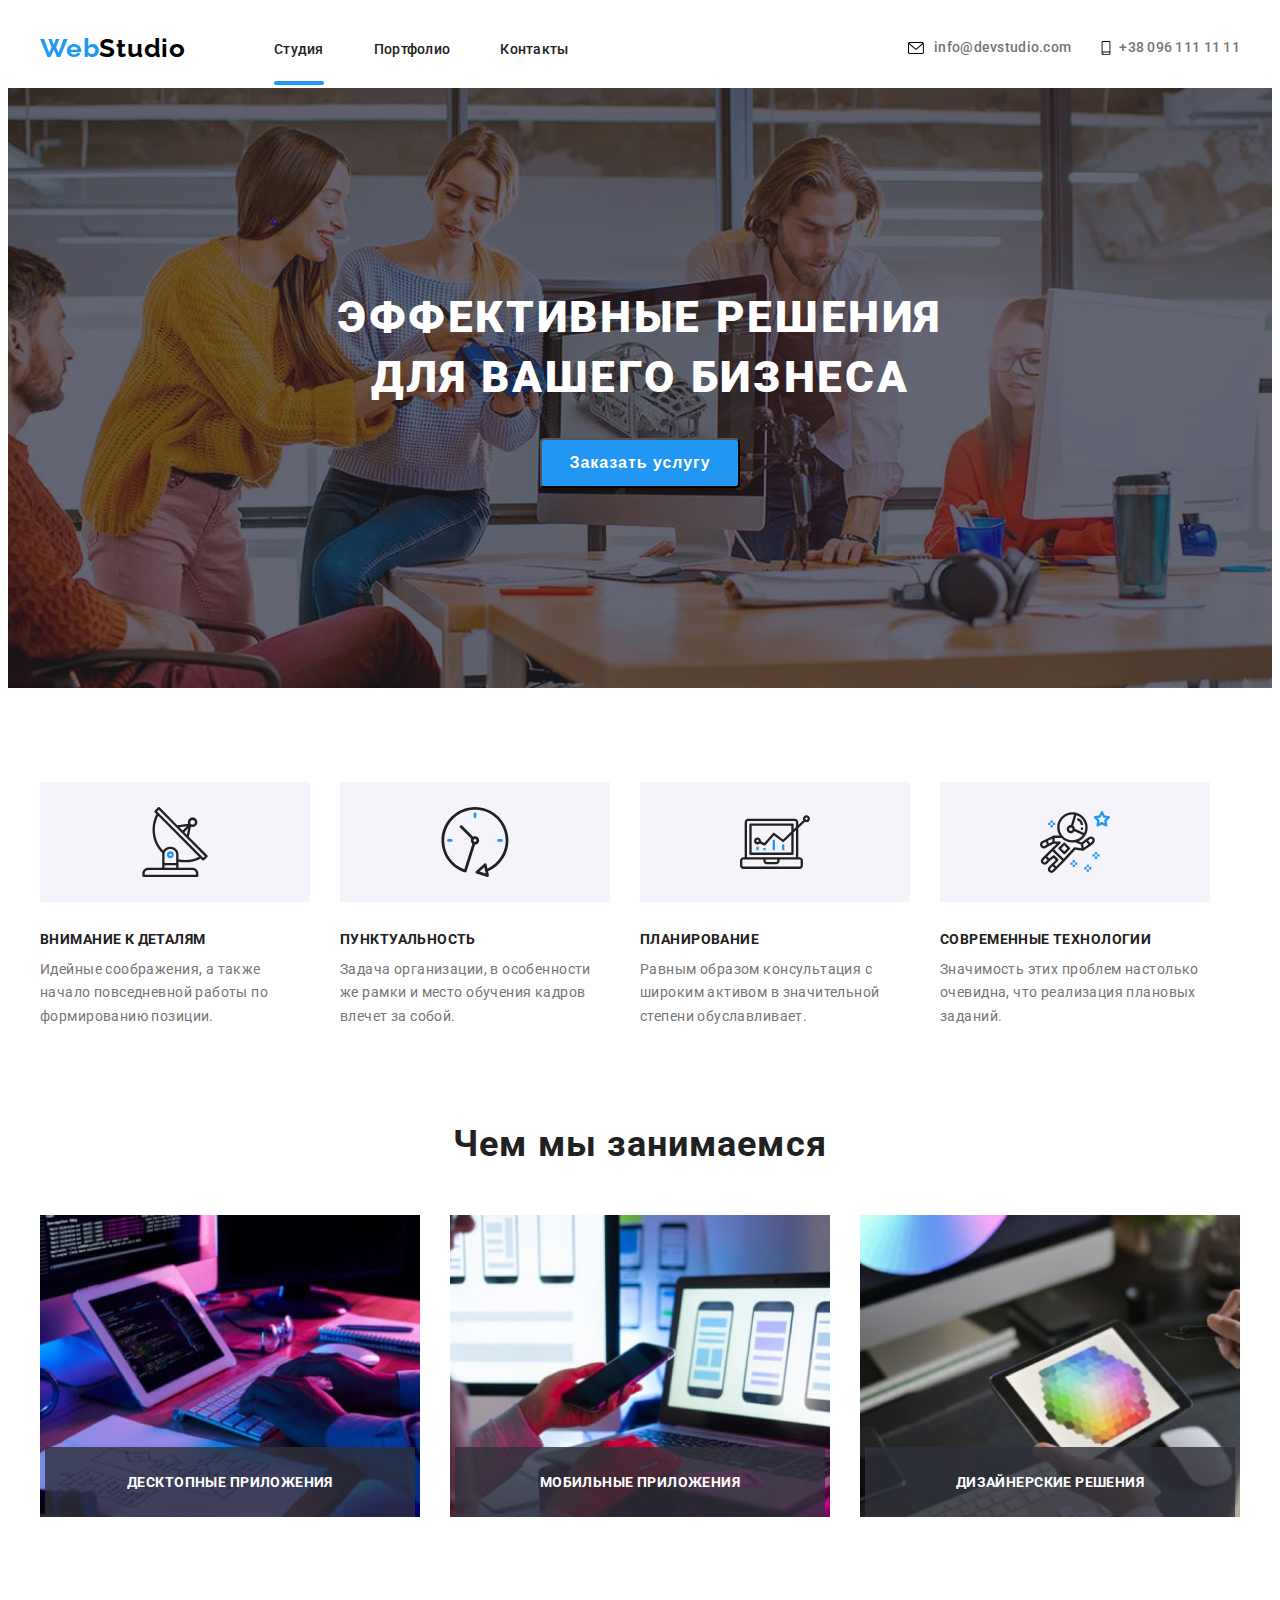
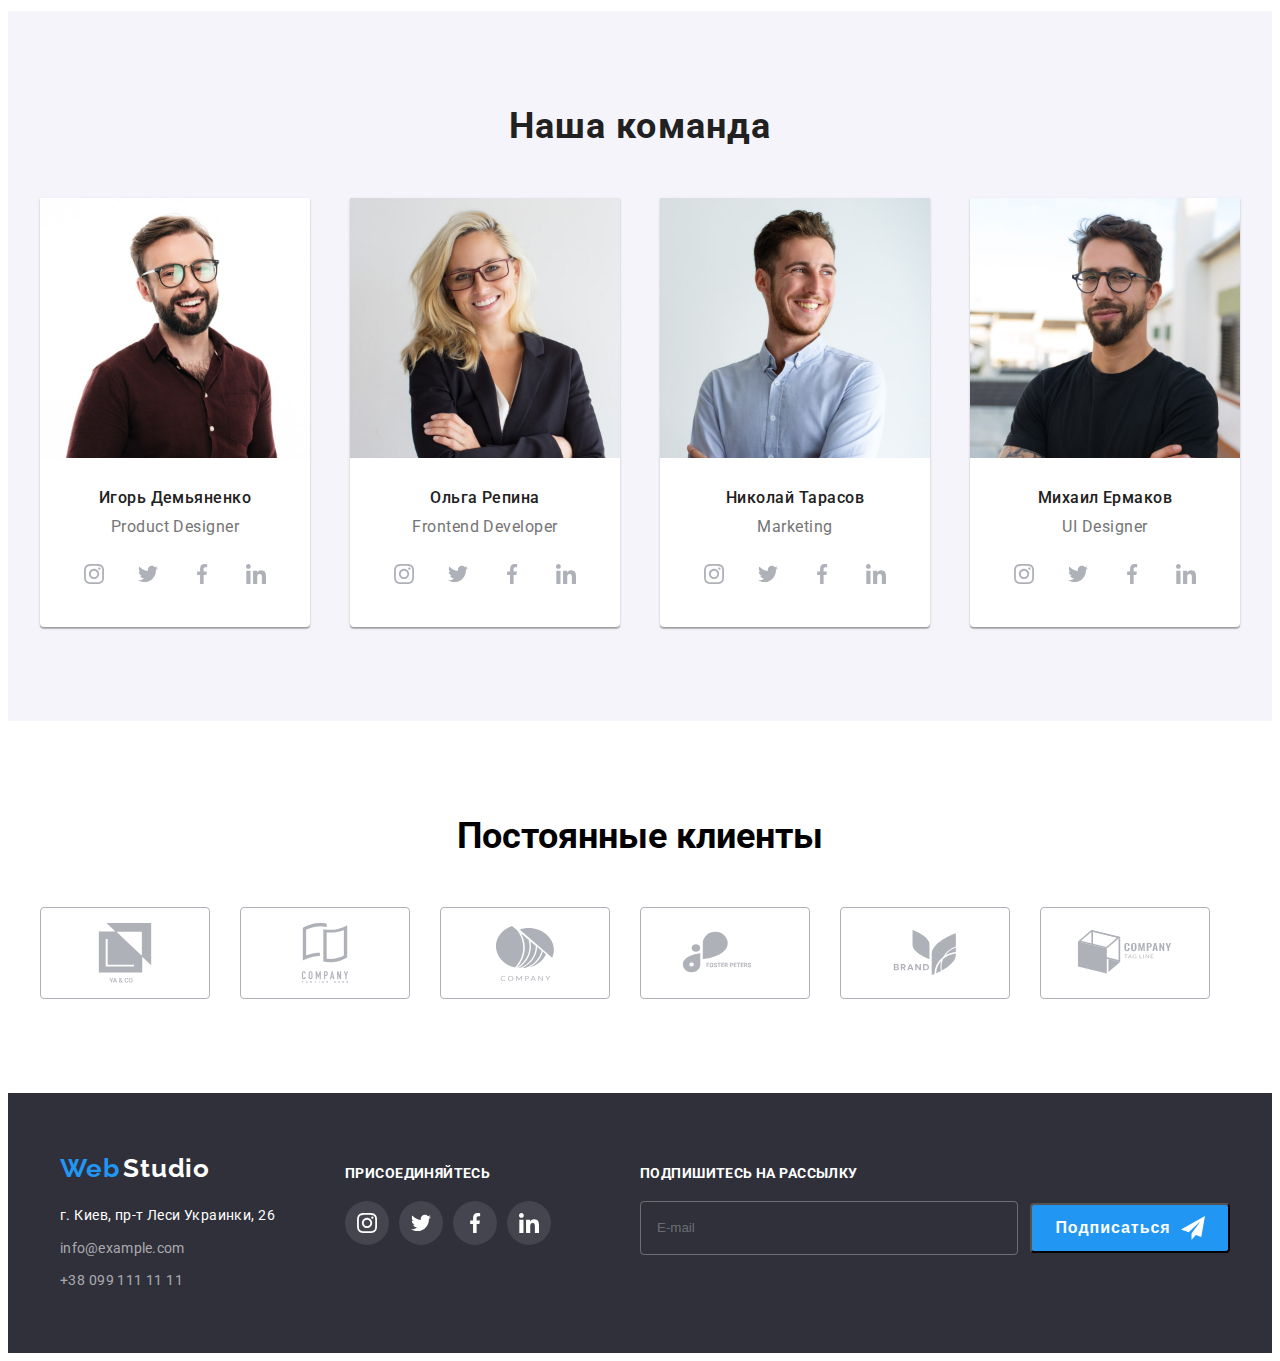
<file: index.html>
<!DOCTYPE html>
<html lang="ru">
<head>
    <meta charset="UTF-8">
    <meta http-equiv="X-UA-Compatible" content="IE=edge">
    <meta name="viewport" content="width=device-width, initial-scale=1.0">
    <title>Document</title>
    <link rel="preconnect" href="https://fonts.googleapis.com">
    <link rel="preconnect" href="https://fonts.gstatic.com" crossorigin>
    <link href="https://fonts.googleapis.com/css2?family=Raleway:wght@700&family=Roboto:wght@400;500;700;900&display=swap"
        rel="stylesheet">
    <link rel="stylesheet" href="https://cdnjs.cloudflare.com/ajax/libs/modern-normalize/1.1.0/modern-normalize.min.css"
        integrity="sha512-wpPYUAdjBVSE4KJnH1VR1HeZfpl1ub8YT/NKx4PuQ5NmX2tKuGu6U/JRp5y+Y8XG2tV+wKQpNHVUX03MfMFn9Q=="
        crossorigin="anonymous" referrerpolicy="no-referrer" />
    <link rel="stylesheet" href="https://cdnjs.cloudflare.com/ajax/libs/animate.css/4.1.1/animate.min.css" />
    <link rel="stylesheet" href="./css/main.min.css">
</head>
<body>
    <!------------------HEADER------------------>
<header class="header">
    <div class="conteiner">
        <div class="header__conteiner">
        <nav class="header__nav">
            <a class="link header__logo animate__animated animate__bounce" href="/" class="header-logo">
                Web <span>Studio</span>
            </a>
            <ul class="list header__menu">
                <li class="header__item "><a class="link header__link current active" href="./index.html">Студия</a></li>
                <li class="header__item"><a class="link header__link" href="./porfolio.html">Портфолио</a></li>
                <li class="header__item"><a class="link header__link" href="">Контакты</a></li>
            </ul>
        </nav>      
            <ul class="list header__contact">
            <li class="header__itemm">      
                 <a class="link header__mail" href="mailto:info@devstudio.com">
                    <svg class="header__icon-mail" width="16" height="12">
                        <use href="./images/icons.svg#icon-envelope" ></use>
                    </svg>
                    info@devstudio.com
            </a>
        </li>
            <li class="header__itemm">
                <a class="link header__tel" href="tel:+380961111111">
                    <svg class="header__icon-tel" width="10" height="16">
                        <use class="icon-tel" href="./images/icons.svg#icon-smartphone" ></use>
                    </svg>
                    +38 096 111 11 11
                </a>
            </li>
            </ul>
        </div>
        <!------------------MENU-MOB------------------>
        <div class="menu-mob">
            <button type="button" class="menu-mob__open-btn" data-menu-open>
            <svg class="menu-mob_open-icon" width="40" height="40">
                    <use href="./images/icons.svg#icon-menu"></use>
            </svg>
            </button>

        </div>
                </div>
                <div class="conteiner">
                    <div class="window-menu is-hidden" data-menu>
                        <button type="button" class="window-menu__close-btn" data-menu-close>
                            <svg class="window-menu__close-icon" width="40" height="40">
                                <use href="./images/icons.svg#icon-close-menu"></use>
                            </svg>
                        </button>
                        <ul class="list window-menu__list">
                            <li class="window-menu__item "><a class="window-menu__link" href="#">Студия</a></li>
                            <li class="window-menu__item "><a class="window-menu__link" href="./porfolio.html">Портфолио</a></li>
                            <li class="window-menu__item "><a class="window-menu__link" href="">Контакты</a></li>
                        </ul>
                        <ul class="list mob-conecot_list">
                            <li class="mob-conecot__item">
                            <li class="mob-conecot__item">
                                <a class="link mob-conecot__tel" href="tel:+380961111111">
                                    +38 096 111 11 11
                                </a>
                            </li>
                            <a class="link mob-conecot__mail" href="mailto:info@devstudio.com">
                                info@devstudio.com
                            </a>
                            </li>
                        </ul>
                        <div class="mob-social">
                            <ul class="list mob-social__list">
                                <li class="mob-social__item">
                                    <a href="" class="mob-social__link">Instagram</a>
                                </li>
                                <li class="mob-social__item">
                                    <a href="" class="mob-social__link">Twitter</a>
                                </li>
                                <li class="mob-social__item">
                                    <a href="" class="mob-social__link">Facebook</a>
                                </li>
                                <li class="mob-social__item">
                                    <a href="" class="mob-social__link">LinkedIn</a>
                                </li>
                            </ul>
                        </div>
                </div>
               
    </header>
    <!------------------HERO------------------>
   <main>
        <section class="hero">
            <div class="conteiner">
                <h1 class="hero__title">Эффективные решения для вашего бизнеса</h1>
                <button  class="hero__btn " type="button" data-modal-open >Заказать услугу</button>
            </div>
            

        </section>
    </main>
    <!------------------INFO------------------>
        <section class="info">
                <div class="conteiner">
            <ul class="list info__list">
                
                <li class="info__item">
                    <div class="info__conteiner">
                        <svg class="info__icon-icon" width="70" height="70">
                            <use href="./images/icons.svg#icon-info-1"></use>
                        </svg>
                    </div>
                    <h3 class="info__list-title">Внимание к деталям</h3>
                    <p class="info__list-text">Идейные соображения, а также начало повседневной работы по формированию позиции.</p>
                </li>
                <li class="info__item">
                    <div class="info__conteiner">
                    <svg class="info__icon-icon" width="70" height="70">
                        <use href="./images/icons.svg#icon-info-2"></use>
                    </svg>
                    </div>
                    <h3 class="info__list-title">Пунктуальность</h3>
                    <p class="info__list-text">Задача организации, в особенности же рамки и место обучения кадров влечет за собой.
                    </p>
                </li>
                <li class="info__item">
                    <div class="info__conteiner">
                    <svg class="info__icon-icon" width="70" height="70">
                        <use href="./images/icons.svg#icon-info-3"></use>
                    </svg>
                    </div>
                    <h3 class="info__list-title">Планирование</h3>
                    <p class="info__list-text">Равным образом консультация с широким активом в значительной степени обуславливает.
                    </p>
                </li>
                <li class="info__item">
                    <div class="info__conteiner">
                    <svg class="info__icon-list" width="70" height="70">
                        <use href="./images/icons.svg#icon-info-4"></use>
                    </svg>
                    </div>
                    <h3 class="info__list-title">Современные технологии</h3>
                    <p class="info__list-text">Значимость этих проблем настолько очевидна, что реализация плановых заданий.</p>
                </li>
            </ul> 
            </div>
        </section>
    <!------------------WORK------------------>
    <section class="work">
        <div class="conteiner work__conteiner">
            <h2 class="work__title">Чем мы занимаемся</h2>
            <ul class="list work__list">
                <li class="work__item">
                
                    <img
                    srcset="./images/photo1-desk-1x.jpg 1x,
                    ./images/photo1-desk-2x.jpg 2x"> 
                    <!-- src="./images/photo1-min.jpg" alt="программирование" width="370" height="294"> -->
                        <p class="work__text">Десктопные приложения</p>
                </li>
                <li class="work__item">
                    <img 
                    srcset="./images/photo2-desk-1x.jpg 1x,
                    ./images/photo2-desk-2x.jpg 2x">
                    <!-- src="./images/photo2-min.jpg" alt="синхронизация телефона с пк" width="370" height="294"> -->
                        <p class="work__text">Мобильные приложения</p>
                </li>
                <li class="work__item">
                    <img
                    srcset="./images/photo3-desk-1x.jpg 1x,
                    ./images/photo3-desk-2x.jpg 2x">
                    <!-- src="./images/photo3-min.jpg" alt="рисование в программе" width="370" height="294"> -->
                        <p class="work__text">Дизайнерские решения</p>
                </li>
            </ul>
        </div>
               
    </section> 
    <!------------------TEAM------------------>
    <section class="team">
        <div class="conteiner">
            <h2 class="team__title">Наша команда</h2>
            <ul class="list team__list">
            
                <li class="team__item">
                    <img 
                    srcset="./images/person1-desk-1x.jpg 1x,
                    ./images/person1-desk-2x.jpg  2x"
                    src="./images/person1-min.jpg" alt="преподаватель" width="270" height="260">
                    <div class="team__conteiner">
                    <h3 class="team__name">Игорь Демьяненко</h3>
                    <p class="team__text" lang="en">Product Designer</p>
                    <ul class="list team__social-list">
                        <li class="team__social-item">
                            <a href="" class="team__social-link">
                                <svg class="team__social-icon">
                                    <use href="./images/icons.svg#icon-instagram"></use>
                                </svg>
                            </a>
                        </li>
                        <li class="team__social-item">
                            <a href="" class="team__social-link">
                                <svg class="team__social-icon">
                                    <use href="./images/icons.svg#icon-twitter">                                        
                                    </use>
                                </svg>
                            </a>
                        </li>
                        <li class="team__social-item">
                            <a href="" class="team__social-link">
                                <svg class="team__social-icon">
                                    <use href="./images/icons.svg#icon-facebook" ></use>
                                </svg>
                            </a>
                        </li>
                        <li class="team__social-item">
                            <a href="" class="team__social-link">
                                <svg class="team__social-icon">
                                    <use href="./images/icons.svg#icon-linkedin" ></use>
                                </svg>
                            </a>
                        </li>
                    </ul>
                </div>
                </li>
                <li class="team__item">
                    <img
                    srcset="./images/person2-desk-1x.jpg 1x,
                    ./images/person2-desk-2x.jpg  2x"
                    src="./images/person2-min.jpg" alt="преподаватель" width="270" height="260">
                    <div class="team__conteiner">
                    <h3 class="team__name">Ольга Репина</h3>
                    <p class="team__text" lang="en">Frontend Developer</p>
                    <ul class="list team__social-list">
                        <li class="team__social-item">
                            <a href="" class="team__social-link">
                                <svg class="team__social-icon">
                                    <use href="./images/icons.svg#icon-instagram"></use>
                                </svg>
                            </a>
                        </li>
                        <li class="team__social-item">
                            <a href="" class="team__social-link">
                                <svg class="team__social-icon">
                                    <use href="./images/icons.svg#icon-twitter" ">
                                    </use>
                                </svg>
                            </a>
                        </li>
                        <li class="team__social-item">
                            <a href="" class="team__social-link">
                                <svg class="team__social-icon">
                                    <use href="./images/icons.svg#icon-facebook" "></use>
                                </svg>
                            </a>
                        </li>
                        <li class="team__social-item">
                            <a href="" class="team__social-link">
                                <svg class="team__social-icon">
                                    <use href="./images/icons.svg#icon-linkedin"></use>
                                </svg>
                            </a>
                        </li>
                    </ul>
                    </div>
                </li>
                <li class="team__item">
                    <img
                    srcset="./images/person3-desk-1x.jpg 1x,
                    ./images/person3-desk-2x.jpg  2x"
                     src="./images/person3-min.jpg" alt="преподаватель" width="270" height="260">
                    <div class="team__conteiner">
                    <h3 class="team__name">Николай Тарасов</h3>
                    <p class="team__text" lang="en">Marketing</p>
                    <ul class="list team__social-list">
                        <li class="team__social-item">
                            <a href="" class="team__social-link">
                                <svg class="team__social-icon">
                                    <use href="./images/icons.svg#icon-instagram" ></use>
                                </svg>
                            </a>
                        </li>
                        <li class="team__social-item">
                            <a href="" class="team__social-link">
                                <svg class="team__social-icon">
                                    <use href="./images/icons.svg#icon-twitter" >
                                    </use>
                                </svg>
                            </a>
                        </li>
                        <li class="team__social-item">
                            <a href="" class="team__social-link">
                                <svg class="team__social-icon">
                                    <use href="./images/icons.svg#icon-facebook" ></use>
                                </svg>
                            </a>
                        </li>
                        <li class="team__social-item">
                            <a href="" class="team__social-link">
                                <svg class="team__social-icon">
                                    <use href="./images/icons.svg#icon-linkedin"></use>
                                </svg>
                            </a>
                        </li>
                    </ul>
                    </div>
                </li>
                <li class="team__item">
                    <img
                    srcset="./images/person4-desk-1x.jpg 1x,
                    ./images/person4-desk-2x.jpg  2x"
                    src="./images/person4-min.jpg" alt="преподаватель" width="270" height="260">
                    <div class="team__conteiner">
                    <h3 class="team__name">Михаил Ермаков</h3>
                    <p class="team__text" lang="en">UI Designer</p>
                    <ul class="list team__social-list">
                        <li class="team__social-item">
                            <a href="" class="team__social-link">
                                <svg class="team__social-icon">
                                    <use href="./images/icons.svg#icon-instagram"></use>
                                </svg>
                            </a>
                        </li>
                        <li class="team__social-item">
                            <a href="" class="team__social-link">
                                <svg class="team__social-icon">
                                    <use href="./images/icons.svg#icon-twitter">
                                    </use>
                                </svg>
                            </a>
                        </li>
                        <li class="team__social-item">
                            <a href="" class="team__social-link">
                                <svg class="team__social-icon">
                                    <use href="./images/icons.svg#icon-facebook" ></use>
                                </svg>
                            </a>
                        </li>
                        <li class="team__social-item">
                            <a href="" class="team__social-link">
                                <svg class="team__social-icon">
                                    <use href="./images/icons.svg#icon-linkedin"></use>
                                </svg>
                            </a>
                        </li>
                    </ul>
                    </div>
                </li>
            </ul>
         </div>
</section>
<!------------------CUSTOMER------------------>
        <section class="customer">
            <div class="conteiner">
            <h2 class="customer__titel">Постоянные клиенты</h2>
            <ul class="list customer__list">
                <li class="customer__item">
                    <a class="customer__link" href="">
                        <svg class="customer__link-icon" width="106" height="60">
                            <use class="customer__icon" href="./images/icons.svg#icon-clients-1"></use>
                        </svg>
                    </a>
                </li>
                <li class="customer__item">
                    <a class="customer__link" href="">
                        <svg class="customer__link-icon" width="106" height="60">
                            <use class="customer__icon" href="./images/icons.svg#icon-clients-2"></use>
                        </svg>
                    </a>
                </li>
                <li class="customer__item">
                    <a class="customer__link" href="">
                        <svg class="customer__link-icon" width="106" height="60">
                            <use class="customer__icon" href="./images/icons.svg#icon-clients-3"></use>
                        </svg>
                    </a>
                </li>
                <li class="customer__item">
                    <a class="customer__link" href="">
                        <svg class="customer__link-icon" width="106" height="60">
                            <use class="customer__icon" href="./images/icons.svg#icon-clients-4"></use>
                        </svg>
                    </a>
                </li>
                <li class="customer__item">
                    <a class="customer__link" href="">
                        <svg class="customer__link-icon" width="106" height="60">
                            <use class="customer__icon" href="./images/icons.svg#icon-clients-5"></use>
                        </svg>
                    </a>
                </li>
                <li class="customer__item">
                    <a class="customer__link" href="">
                        <svg class="customer__link-icon" width="106" height="60">
                            <use class="customer__icon" href="./images/icons.svg#icon-clients-6" width="106px" height="60px" ></use>
                        </svg>
                    </a>
                </li>
            </ul>
            </div>
        </section>
    <!------------------FOOTER------------------>
    <footer class="footer">
        <div class="conteiner footer__conteiner">
            <div class="footer__conteiner-wrap">
            <address class="address">
                <ul class="list address__list">
                    <a class="link address__logo" href="/">
                        <span lang="en" class="address__logo-web">Web</span>
                        <span lang="en" class="address__logo-studio">Studio</span>
                    </a>
                    <li class="address__item">
                        <a class="link address__home" href="https://goo.gl/maps/559JVEKqnvfDjo5R9" target="_blank"
                            rel="noopener noreferrer">
                            г. Киев, пр-т Леси Украинки, 26</a>
                    </li>
                    <li class="address__item address__mail">
                        <a class="link address__mail" href="mailto:info@example.com">info@example.com</a>
                    </li>
                    <li class="address__item address__tel">
                        <a class="link address__tel" href=tel:+380991111111">+38 099 111 11 11</a>
                    </li>
                </ul>
        
            </address>
            <div class="footer-social">
                <h3 class="footer-social__icon-titel">присоединяйтесь</h3>
                <ul class="footer-social__icon-list">
                    <li class="footer-social__item">
                        <a href="" class="footer-social__link">
                            <svg class="footer-social__icon">
                                <use href="./images/icons.svg#icon-instagram"></use>
                            </svg>
                        </a>
                    </li>
                    <li class="footer-social__item">
                        <a href="" class="footer-social__link">
                            <svg class="footer-social__icon">
                                <use href="./images/icons.svg#icon-twitter">
                                </use>
                            </svg>
                        </a>
                    </li>
                    <li class="footer-social__item">
                        <a href="" class="footer-social__link">
                            <svg class="footer-social__icon">
                                <use href="./images/icons.svg#icon-facebook"></use>
                            </svg>
                        </a>
                    </li>
                    <li class="footer-social__item">
                        <a href="" class="footer-social__link">
                            <svg class="footer-social__icon">
                                <use href="./images/icons.svg#icon-linkedin"></use>
                            </svg>
                        </a>
                    </li>
                </ul>
            </div>
            </div>
            <div class="subscribe">
                <p class="subscribe__titel">Подпишитесь на рассылку</p>
                <form action="#" class="subscribe__form"></form>
                <div class="subscribe__wrap">
                <input type="email" class="subscribe__input"  name="online-email" placeholder="E-mail">
                <button type="submit" class="subscribe__btn">Подписаться 
                    <svg class="subscribe__icon">
                        <use href="./images/icons.svg#icon-send"></use>
                    </svg>
                </button>
                </div>
            </div>
        </div>
        
    </footer>
    <!------------------MODAL------------------>
    <div class="modal is-hidden" data-modal>
        <div class="modal__oupen">
        <button type="button" class="modal__close" data-modal-close>
            <svg class="modal__icon" >
                <use href="./images/icons.svg#icon-vector"></use>
            </svg>
        </button>
        <p class="modal__titel">Оставьте свои данные, мы вам перезвоним</p>
        <form action="#" class="modal__form">
            <div class="modal__data">
                <label for="online-name" class="modal__label">Имя</label>
                <div class="input__wrap">
                <input id="online-name" type="text" class="modal__input" name="online-name" required>
                <svg class="modal__input-ico" width="18" height="18">
                    <use href="./images/icons.svg#icon-person"></use>
                </svg>
                </div>
            </div>
            <div class="modal__data">
                <label for="online-tel" class="modal__label">Телефон</label>
                <div class="input__wrap">
                <input id="online-tel" type="tel" class="modal__input" name="online-tel" required>
                <svg class="modal__input-ico" width="18" height="18">
                    <use href="./images/icons.svg#icon-phone"></use>
                </svg>
                </div>
            </div>
            <div class="moda__data">
                <label for="online-email" class="modal__label">Почта</label>
                <div class="input__wrap">
                <input id="online-email" type="email" class="modal__input" name="online-email" required>
                <svg class="modal__input-ico" width="18" height="18">
                    <use href="./images/icons.svg#icon-email"></use>
                </svg>
                </div>
            </div>
            <div class="modal__data">
                <label for="online-text" class="modal__label">Комментарий</label>
                <textarea id="online-text" class="modal__form-text" name="online-text"></textarea>
            </div>
            <div class="check">
                <input type="checkbox" name="policy" id="policy" class="check__policy visually-hidden">
                <label for="policy" class="check__text" >Соглашаюсь с рассылкой и принимаю
                    <a href="" class="check__text-item">Условия договора</a>
                    </label>
                
            </div>

            <button type="submit" class="modal__data-btn">Отправить</button>
            
        </form>
    </div>
        
    </div>
    <script src="./js/modal.js"></script>
    <script src="./js/menu.js"></script>
</body>
</html>
</file>
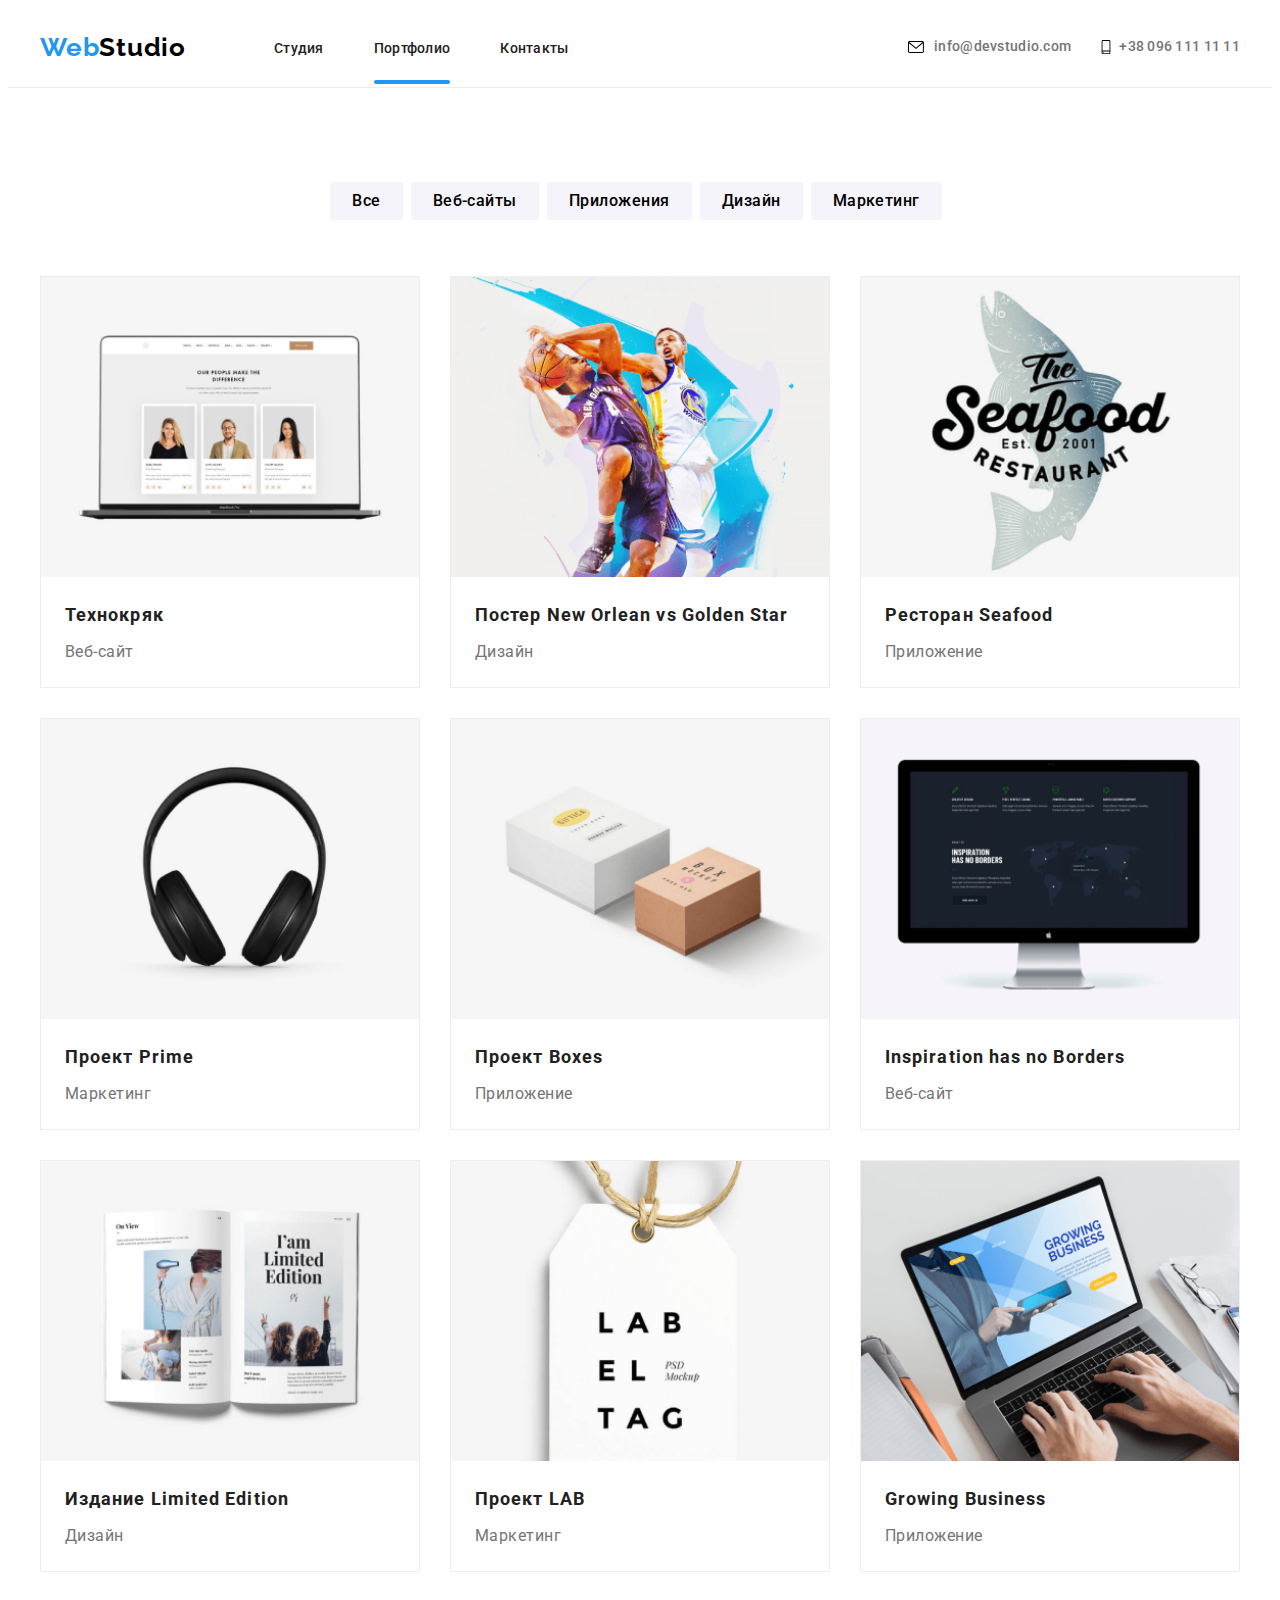
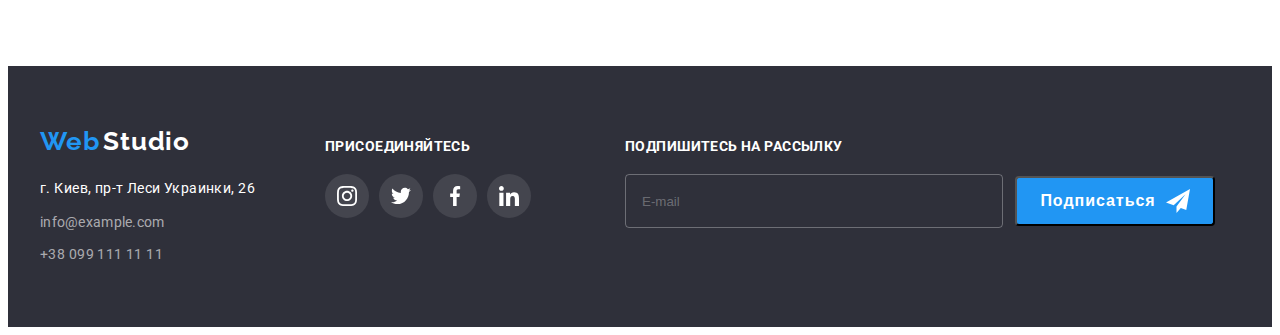
<file: porfolio.html>
<!DOCTYPE html>
<html lang="ru">
<head>
    <meta charset="UTF-8">
    <meta http-equiv="X-UA-Compatible" content="IE=edge">
    <meta name="viewport" content="width=device-width, initial-scale=1.0">
    <title>Document</title>
    <link rel="preconnect" href="https://fonts.googleapis.com">
    <link rel="preconnect" href="https://fonts.gstatic.com" crossorigin>
    <link href="https://fonts.googleapis.com/css2?family=Raleway:wght@700&family=Roboto:wght@400;500;700;900&display=swap"
        rel="stylesheet">
        <link rel="stylesheet" href="https://cdnjs.cloudflare.com/ajax/libs/modern-normalize/1.1.0/modern-normalize.min.css"
            integrity="sha512-wpPYUAdjBVSE4KJnH1VR1HeZfpl1ub8YT/NKx4PuQ5NmX2tKuGu6U/JRp5y+Y8XG2tV+wKQpNHVUX03MfMFn9Q=="
            crossorigin="anonymous" referrerpolicy="no-referrer" />
            <link rel="stylesheet" href="https://cdnjs.cloudflare.com/ajax/libs/animate.css/4.1.1/animate.min.css" />
    <link rel="stylesheet" href="./css/portfolio.min.css">
</head>
    <!------------------HEADER------------------>
    <header class="header">
        <div class="conteiner">
            <div class="header__conteiner">
                <nav class="header__nav">
                    <a class="link header__logo animate__animated animate__bounce" href="/" class="header-logo">
                        Web <span>Studio</span>
                    </a>
                    <ul class="list header__menu">
                        <li class="header__item "><a class="link header__link " href="./index.html">Студия</a>
                        </li>
                        <li class="header__item"><a class="link header__link current active" href="./porfolio.html">Портфолио</a></li>
                        <li class="header__item"><a class="link header__link" href="">Контакты</a></li>
                    </ul>
                </nav>
                <ul class="list header__contact">
                    <li class="header__itemm">
                        <a class="link header__mail" href="mailto:info@devstudio.com">
                            <svg class="header__icon-mail" width="16" height="12">
                                <use href="./images/icons.svg#icon-envelope"></use>
                            </svg>
                            info@devstudio.com
                        </a>
                    </li>
                    <li class="header__itemm">
                        <a class="link header__tel" href="tel:+380961111111">
                            <svg class="header__icon-tel" width="10" height="16">
                                <use class="icon-tel" href="./images/icons.svg#icon-smartphone"></use>
                            </svg>
                            +38 096 111 11 11
                        </a>
                    </li>
                </ul>
            </div>
            <!------------------MENU-MOB------------------>
            <div class="menu-mob">
                <button type="button" class="menu-mob__open-btn" data-menu-open>
                    <svg class="menu-mob_open-icon" width="40" height="40">
                        <use href="./images/icons.svg#icon-menu"></use>
                    </svg>
                </button>
            </div>
        </div>
          
            </div>
            <div class="window-menu is-hidden" data-menu>
                <button type="button" class="window-menu__close-btn" data-menu-close>
                    <svg class="window-menu__close-icon" width="40" height="40">
                        <use href="./images/icons.svg#icon-close-menu"></use>
                    </svg>
                </button>
                <ul class="list window-menu__list">
                    <li class="window-menu__item "><a class="window-menu__link" href="./index.html">Студия</a></li>
                    <li class="window-menu__item "><a class="window-menu__link" href="#">Портфолио</a></li>
                    <li class="window-menu__item "><a class="window-menu__link" href="">Контакты</a></li>
                </ul>
                <ul class="list mob-conecot_list">
                    <li class="mob-conecot__item">
                    <li class="mob-conecot__item">
                        <a class="link mob-conecot__tel" href="tel:+380961111111">
                            +38 096 111 11 11
                        </a>
                    </li>
                    <a class="link mob-conecot__mail" href="mailto:info@devstudio.com">
                        info@devstudio.com
                    </a>
                    </li>
                </ul>
                <div class="mob-social">
                    <ul class="list mob-social__list">
                        <li class="mob-social__item">
                            <a href="" class="mob-social__link">Instagram</a>
                        </li>
                        <li class="mob-social__item">
                            <a href="" class="mob-social__link">Twitter</a>
                        </li>
                        <li class="mob-social__item">
                            <a href="" class="mob-social__link">Facebook</a>
                        </li>
                        <li class="mob-social__item">
                            <a href="" class="mob-social__link">LinkedIn</a>
                        </li>
                    </ul>
                </div>
    </header>
<section class="button">
<main>
<section class="portfolio">
    <div class="conteiner">
    <ul class="list portfolio-list-btn">
        <li class="portfolio-btn">
            <button class="button-menu" type="button">Все</button>
        </li>
        <li class="portfolio-btn">
            <button class="button-menu" type="button">Веб-сайты</button>
        </li>
        <li class="portfolio-btn">
            <button class="button-menu" type="button">Приложения</button>
        </li>
        <li class="portfolio-btn">
            <button class="button-menu" type="button">Дизайн</button>
        </li>
        <li class="portfolio-btn">
            <button class="button-menu" type="button">Маркетинг</button>
        </li>
    </ul>
    <ul class="list portfolio-list">
        <li class="portfolio-item">
            <div class="portfolio-hover">
            <img src="./images/job1-desk-1x.png" alt="веб-сайт" width="370" height="294">
            <p class="portfolio-hover-text">Технокряк это современная площадка распространения коронавируса. Компании используют эту платформу для цифрового
            шпионажа и атак на защищённые сервера конкурентов.</p>
            </div>
            <div class="portfolio-conteiner">
                <h3 class="portfolio-title">Технокряк</h3>
                <p class="portfolio-per">Веб-сайт</p>
            </div>
        </li>
        <li class="portfolio-item">
            <img src="./images/job2-desk-1x.png" alt="Дизайн" width="370" height="294">
            <div class="portfolio-conteiner">
                <h3 class="portfolio-title" lang="en">Постер New Orlean vs Golden Star</h3>
                <p class="portfolio-per">Дизайн</p>
            </div>
        </li>
        <li class="portfolio-item">
            <img  src="./images/job3-desk-1x.png" alt="ресторан" width="370" height="294">
            <div class="portfolio-conteiner">
                <h3 class="portfolio-title" lang="en">Ресторан Seafood</h3>
                <p class="portfolio-per">Приложение</p>
            </div>
        </li>
        <li class="portfolio-item">
            <img src="./images/job4-desk-1x.png" alt="проект" width="370" height="294">
            <div class="portfolio-conteiner"><h3 class="portfolio-title" lang="en">Проект Prime</h3>
            <p class="portfolio-per">Маркетинг</p></div>            
        </li>
        <li class="portfolio-item">
            <img src="./images/job5-desk-1x.png" alt="проект" width="370" height="294">
            <div class="portfolio-conteiner">
                <h3 class="portfolio-title" lang="en">Проект Boxes</h3>
                <p class="portfolio-per">Приложение</p>
            </div>
            
        </li>
        <li class="portfolio-item">
            <img src="./images/job6-desk-1x.png" alt="веб-сайт" width="370" height="294">
            <div class="portfolio-conteiner">
                <h3 class="portfolio-title" lang="en">Inspiration has no Borders</h3>
                <p class="portfolio-per">Веб-сайт</p>
        </div>
            
        </li>
        <li class="portfolio-item">
            <img src="./images/job7-desk-1x.png" alt="издание" width="370" height="294">
            <div class="portfolio-conteiner">
                <h3 class="portfolio-title" lang="en">Издание Limited Edition</h3>
                <p class="portfolio-per">Дизайн</p>
            </div>
            
        </li>
        <li class="portfolio-item">
            <img src="./images/job8-desk-1x.png" alt="проект" width="370" height="294">
            <div class="portfolio-conteiner">
                <h3 class="portfolio-title" lang="en">Проект LAB</h3>
                <p class="portfolio-per">Маркетинг</p>
            </div>
            
        </li>
        <li class="portfolio-item">
            <img src="./images/job9-desk-1x.png" alt="приложение" width="370" height="294">
            <div class="portfolio-conteiner">
                <h3 class="portfolio-title" lang="en">Growing Business</h3>
                <p class="portfolio-per">Приложение</p>
            </div>
            
        </li>
    </ul>
    </div>
</section>
</main>

    <!------------------FOOTER------------------>
    <footer class="footer">
        <div class="conteiner footer__conteiner">
            <div class="footer__conteiner-wrap">
                <address class="address">
                    <ul class="list address__list">
                        <a class="link address__logo" href="/">
                            <span lang="en" class="address__logo-web">Web</span>
                            <span lang="en" class="address__logo-studio">Studio</span>
                        </a>
                        <li class="address__item">
                            <a class="link address__home" href="https://goo.gl/maps/559JVEKqnvfDjo5R9" target="_blank"
                                rel="noopener noreferrer">
                                г. Киев, пр-т Леси Украинки, 26</a>
                        </li>
                        <li class="address__item address__mail">
                            <a class="link address__mail" href="mailto:info@example.com">info@example.com</a>
                        </li>
                        <li class="address__item address__tel">
                            <a class="link address__tel" href=tel:+380991111111">+38 099 111 11 11</a>
                        </li>
                    </ul>
    
                </address>
                <div class="footer-social">
                    <h3 class="footer-social__icon-titel">присоединяйтесь</h3>
                    <ul class="footer-social__icon-list">
                        <li class="footer-social__item">
                            <a href="" class="footer-social__link">
                                <svg class="footer-social__icon">
                                    <use href="./images/icons.svg#icon-instagram"></use>
                                </svg>
                            </a>
                        </li>
                        <li class="footer-social__item">
                            <a href="" class="footer-social__link">
                                <svg class="footer-social__icon">
                                    <use href="./images/icons.svg#icon-twitter">
                                    </use>
                                </svg>
                            </a>
                        </li>
                        <li class="footer-social__item">
                            <a href="" class="footer-social__link">
                                <svg class="footer-social__icon">
                                    <use href="./images/icons.svg#icon-facebook"></use>
                                </svg>
                            </a>
                        </li>
                        <li class="footer-social__item">
                            <a href="" class="footer-social__link">
                                <svg class="footer-social__icon">
                                    <use href="./images/icons.svg#icon-linkedin"></use>
                                </svg>
                            </a>
                        </li>
                    </ul>
                </div>
            </div>
            <div class="subscribe">
                <p class="subscribe__titel">Подпишитесь на рассылку</p>
                <form action="#" class="subscribe__form"></form>
                <div class="subscribe__wrap">
                    <input type="email" class="subscribe__input" name="online-email" placeholder="E-mail">
                    <button type="submit" class="subscribe__btn">Подписаться
                        <svg class="subscribe__icon">
                            <use href="./images/icons.svg#icon-send"></use>
                        </svg>
                    </button>
                </div>
            </div>
        </div>
    
    </footer>
    <script src="./js/menu.js"></script>
    </body>
    
    </html>
</file>
<file: css/main.min.css>
p,h1,h2,h3,h4,h5,h6{margin:0}ul{margin:0;padding:0;list-style:none}button{cursor:pointer}img{display:block;width:100%;height:auto}body{font-family:"Roboto", sans-serif}.list{list-style:none}.link{text-decoration:none}.visually-hidden{position:absolute;width:1px;height:1px;margin:-1px;padding:0;overflow:hidden;border:0;clip:rect(0 0 0 0)}.active{color:#2196f3}.is-hidden{opacity:0;pointer-events:none;visibility:hidden}.conteiner{width:100%;padding-left:15px;padding-right:15px;margin-left:auto;margin-right:auto}@media screen and (min-width: 480px){.conteiner{width:480px}}@media screen and (min-width: 768px){.conteiner{width:768px}}@media screen and (min-width: 1200px){.conteiner{width:1200px}}.current{color:#2196f3;position:relative}.current::after{content:"";width:100%;height:4px;border-radius:2px;position:absolute;background-color:#2196f3;left:0;bottom:-28px;transition:background-color 250ms cubic-bezier(0.4, 0, 0.2, 1)}.header{width:100%;padding:10px 0}@media (min-width: 480px){.header .conteiner{position:relative}}@media (min-width: 768px){.header{padding:21px 0}}@media (min-width: 1200px){.header{padding:25px 0 24px 0}}.header__conteiner{display:flex;align-items:center}.header__nav{display:flex;align-items:center}.header__contact{display:none}@media (min-width: 768px){.header__contact{display:block;padding-left:84px;margin-right:0}}@media (min-width: 1200px){.header__contact{padding-left:0}}@media (min-width: 1200px){.header__contact{display:flex;align-items:center;margin-left:auto}}.header__menu{display:none}@media (min-width: 768px){.header__menu{display:flex}}.header .header__item:last-child{margin-right:0}.header__logo{margin-right:93px;font-family:"Raleway", sans-serif;font-style:normal;font-weight:bold;font-size:24px;line-height:1.16;letter-spacing:0.03em;color:#2196f3}@media (min-width: 768px){.header__logo{margin-right:88px;display:flex}}@media (min-width: 1200px){.header__logo{font-size:26px;line-height:1.19}}.header__logo span{color:#000000}.header__item:not(:last-child){margin-right:50px}.header__link{font-weight:500;font-size:14px;line-height:1.33;letter-spacing:0.02em;color:#212121;transition:color 250ms cubic-bezier(0.4, 0, 0.2, 1)}.header .header__link:focus,.header__link:hover{color:#2196f3}.header__mail{font-weight:500;font-size:12px;line-height:1.17;letter-spacing:0.02em;color:#757575;display:flex;justify-self:center;align-items:center;text-align:center;transition:color 250ms cubic-bezier(0.4, 0, 0.2, 1)}@media (min-width: 768px){.header__mail{margin-bottom:10px}}@media (min-width: 1200px){.header__mail{margin-bottom:0;font-size:14px;line-height:1.14}}.header__icon-mail{width:14px;height:10px;transition:fill 250ms cubic-bezier(0.4, 0, 0.2, 1);margin-right:8px}@media (min-width: 1200px){.header__icon-mail{margin-right:10px;width:16px;height:12px}}.header__mail:hover,.header__mail:focus{color:#2196f3}.header__mail:focus .header__icon-mail,.header__mail:hover .header__icon-mail{fill:#2196f3}.header__tel{font-weight:500;font-size:12px;line-height:1.17;letter-spacing:0.02em;color:#757575;display:flex;justify-self:center;align-items:center;text-align:center;transition:color 250ms cubic-bezier(0.4, 0, 0.2, 1)}@media (min-width: 768px){.header__tel{margin-right:0}}@media (min-width: 1200px){.header__tel{font-size:14px;line-height:1.14}}.header__tel:focus,.header__tel:hover{color:#2196f3}.header__tel:hover .header__icon-tel,.header__tel:focus .header__icon-tel{fill:#2196f3}.header__icon-tel{width:10px;height:14px;margin-right:8px;display:flex;align-items:center;justify-self:center;transition:fill 250ms cubic-bezier(0.4, 0, 0.2, 1)}@media (min-width: 1200px){.header__icon-tel :last-child{margin-right:10px;width:10px;height:16px}}.header__icon-mail:last-child{margin-right:10px}.menu-mob_open-icon{display:block;margin:0}@media (min-width: 768px){.menu-mob_open-icon{display:none}}.menu-mob_open-icon:hover,.menu-mob_open-icon:focus{fill:#2196f3}.window-menu__close-icon{display:flex;align-items:center;justify-self:center}.window-menu__close-icon:hover,.window-menu__close-icon:focus{fill:#2196f3}.menu-mob__open-btn{position:absolute;display:flex;right:10px;top:-6px;margin-right:auto;height:40px;width:40px;background-color:transparent;cursor:pointer;border:none;outline:none}@media (min-width: 768px){.menu-mob__open-btn{display:none}}.window-menu{position:fixed;z-index:100;background-color:#fff;top:0;left:0;width:100vw;height:100vh;padding:10px 15px}.window-menu__list{padding-top:48px}.window-menu__close-btn{position:absolute;background-color:#fff;display:block;right:15px;top:10px;width:40px;height:40px}.window-menu__close-btn{width:30px;height:30px;background-color:transparent;cursor:pointer;border:none;outline:none;margin-right:15px}.window-menu__item:not(:last-child){margin-bottom:32px}.window-menu__link{text-decoration:none;font-weight:500;font-size:40px;line-height:1.17;text-align:center;letter-spacing:0.02em;color:#212121;margin-bottom:32px}.window-menu__link:hover,.window-menu__link:focus{color:#2196f3}.mob-conecot_list{bottom:134px}.mob-conecot__tel{margin-bottom:32px;display:block;font-weight:500;font-size:33px;line-height:1.17;letter-spacing:0.02em;color:#2196f3}@media (min-width: 480px){.mob-conecot__tel{font-size:34px}}.mob-conecot__mail{display:block;font-weight:500;font-size:24px;line-height:28px;letter-spacing:0.02em;color:#757575}.window-menu{transform:translate(0);transition:transform 250ms cubic-bezier(0.4, 0, 0.2, 1);margin:0 auto;padding-left:15px;padding-right:15px;width:450px;height:100vh;width:100vw;display:flex;flex-direction:column;justify-content:space-between}.mob-social__list{display:flex;justify-content:center;flex-wrap:wrap}.mob-social__list :not(:last-child){margin-right:10px}@media (min-width: 480px){.mob-social__list{justify-content:start;flex-wrap:nowrap}}.mob-social__link{text-decoration:none;font-weight:500;font-size:18px;line-height:1.22;letter-spacing:0.02em;color:#2196f3;margin-right:10px}.mob-social__item{border-right:1px solid rgba(33,33,33,0.2)}.mob-social__item:last-child{border:none}.mob-social__item:first-child{padding-left:0}.window-menu.is-hidden{transform:translate(100%)}@media (min-width: 1200px){.header__itemm{margin-right:30px}}@media (min-width: 1200px){.header__itemm+.header__itemm{margin-right:0}}.hero{padding:118px 0;background-color:#2f303a;background-image:linear-gradient(rgba(47,48,58,0.4), rgba(47,48,58,0.4)),url(../images/mob/hero-mob-1x.png);background-repeat:no-repeat;background-position:center;background-size:cover}@media (min-device-pixel-ratio: 2), (-webkit-min-device-pixel-ratio: 2), (min-resolution: 192dpi), (min-resolution: 2dppx){.hero{background-image:linear-gradient(rgba(47,48,58,0.4), rgba(47,48,58,0.4)),url(../images/mob/hero-mob-2x.jpg)}}@media (min-width: 768px){.hero{background-image:linear-gradient(rgba(47,48,58,0.4), rgba(47,48,58,0.4)),url(../images/tab/hro-bat-1x.jpg);background-repeat:no-repeat;background-position:center;background-size:cover}}@media (min-width: 768px) and (min-device-pixel-ratio: 2), (min-width: 768px) and (-webkit-min-device-pixel-ratio: 2), (min-width: 768px) and (min-resolution: 192dpi), (min-width: 768px) and (min-resolution: 2dppx){.hero{background-image:linear-gradient(rgba(47,48,58,0.4), rgba(47,48,58,0.4)),url(../images/tab/hero-tab-2x.jpg)}}@media (min-width: 768px) and (min-width: 1200px){.hero{background-image:linear-gradient(rgba(47,48,58,0.4), rgba(47,48,58,0.4)),url(../images/hero.jpg);padding:200px 0}}@media (min-width: 768px) and (min-width: 1200px) and (min-device-pixel-ratio: 2), (min-width: 768px) and (min-width: 1200px) and (-webkit-min-device-pixel-ratio: 2), (min-width: 768px) and (min-width: 1200px) and (min-resolution: 192dpi), (min-width: 768px) and (min-width: 1200px) and (min-resolution: 2dppx){.hero{background-image:linear-gradient(rgba(47,48,58,0.4), rgba(47,48,58,0.4)),url(../images/hero-desk-2x.jpg)}}.hero__title{font-weight:900;font-size:26px;line-height:1.62;text-align:center;letter-spacing:0.06em;text-transform:uppercase;color:#ffffff;margin-left:auto;margin-right:auto;max-width:360px}@media (min-width: 768px){.hero__title{max-width:360px}}@media (min-width: 1200px){.hero__title{font-size:44px;line-height:1.36;min-width:696px;max-width:696px}}.hero__btn{font-weight:700;font-size:16px;line-height:1.87;display:flex;margin-top:30px;letter-spacing:0.06em;color:#ffffff;background:#2196f3;box-shadow:0px 4px 4px rgba(0,0,0,0.15);border-radius:4px;justify-content:center;align-items:center;margin-left:auto;margin-right:auto;width:200px;height:50px}.info{padding:60px 0}@media (min-width: 1200px){.info{padding:94px 0 0 0}}.info__conteiner{margin-bottom:30px;background-color:#f5f4fa;display:flex;justify-content:space-around;align-items:center}@media (min-width: 480px){.info__conteiner{width:420px;height:120px;width:450px}}@media (min-width: 768px){.info__conteiner{width:354px}}@media (min-width: 1200px){.info__conteiner{width:270px;height:120px}}@media (min-width: 768px){.info__list{margin-left:auto;margin-right:auto;display:flex;flex-wrap:wrap;margin-left:-30px;justify-content:center;justify-self:center}}@media (min-width: 1200px){.info__list{flex-wrap:nowrap;display:flex}}.info__item{margin-left:auto;margin-right:auto;margin-bottom:30px}@media (min-width: 480px){.info__item:nth-child(4n){margin-bottom:0}}@media (min-width: 768px){.info__item{margin-bottom:30px;width:calc(100% / 2 - 30px);margin-left:30px;justify-content:center}.info__item:nth-child(4n){margin-bottom:0}.info__item:nth-child(3n){margin-bottom:0}}@media (min-width: 1200px){.info__item{margin-bottom:0;max-width:270px;min-width:270px}}.info__list-title{text-align:center;font-weight:bold;font-size:14px;line-height:1.14;letter-spacing:0.03em;text-transform:uppercase;margin-bottom:10px;color:#212121}@media (min-width: 768px){.info__list-title{text-align:inherit}}.info__list-text{font-weight:normal;font-size:14px;line-height:1.71;letter-spacing:0.03em;color:#757575}@media (min-width: 480px){.info__list-text{max-width:450px}.info__list-text:nth-child(4n){margin-bottom:0}}@media (min-width: 1200px){.info__list-text{max-width:270px;margin-bottom:0}}.work{display:none}@media screen and (min-width: 1200px){.work{padding-top:94px;padding-bottom:94px;display:block}}@media screen and (min-width: 1200px){.work__list{display:flex;flex-wrap:wrap;margin-left:-30px;margin-bottom:-30px}}@media screen and (min-width: 1200px){.work__item{width:calc(100% / 3 - 30px);margin-left:30px;margin-bottom:30px;position:relative}}@media screen and (min-width: 1200px){.work__title{font-weight:bold;font-size:36px;line-height:1.17;text-align:center;letter-spacing:0.03em;margin-bottom:50px;color:#212121;margin-bottom:50px}}@media screen and (min-width: 1200px){.work__text{bottom:0;position:absolute;font-weight:bold;font-size:14px;line-height:calc(16 / 14);text-align:center;letter-spacing:0.03em;text-transform:uppercase;color:#ffffff;background-image:linear-gradient(rgba(47,48,58,0.8), rgba(47,48,58,0.8));min-width:370px;min-height:70px;display:flex;justify-self:center;align-items:center;justify-content:space-around}}.team{margin-left:auto;margin-right:auto;padding:60px 0;background-color:#f5f4fa}@media screen and (min-width: 1200px){.team{padding-top:94px;padding-bottom:124px}}.team__title{margin-bottom:30px;font-weight:bold;font-size:28px;line-height:1.18;text-align:center;letter-spacing:0.03em;color:#212121}@media screen and (min-width: 1200px){.team__title{margin-bottom:50px;font-size:36px;line-height:1.17}}.team__list{width:100%}@media screen and (min-width: 768px){.team__list{display:flex;flex-wrap:wrap;margin-left:-30px;margin-bottom:-30px}}@media screen and (min-width: 1200px){.team__list{flex-wrap:nowrap;margin-left:0}}.team__item{text-align:center;margin-left:auto;margin-right:auto;margin-bottom:30px;background-color:#ffffff;border-bottom:solid 1px transparent;box-shadow:0px 1px 3px rgba(0,0,0,0.12),0px 1px 1px rgba(0,0,0,0.14),0px 2px 1px rgba(0,0,0,0.2);border-radius:0px 0px 4px 4px}@media screen and (min-width: 480px){.team__item{width:450px}.team__item:nth-child(4n){margin-bottom:0}}@media screen and (min-width: 768px){.team__item{height:536px;width:calc(100% / 2 - 30px);margin-left:30px;margin-bottom:30px}}@media screen and (min-width: 1200px){.team__item{width:270px;height:428px;margin-left:0;margin-bottom:0}}.team__name{font-weight:500;font-size:16px;line-height:1.19;text-align:center;letter-spacing:0.03em;color:#212121;margin-bottom:10px}.team__text{font-weight:normal;font-size:16px;line-height:1.19;text-align:center;letter-spacing:0.03em;color:#757575;margin-bottom:16px}.team__social-list{display:flex;justify-content:center}.team__social-item+.team__social-item{margin-left:10px}.team__social-link{width:44px;height:44px;background-color:#ffffff;display:flex;justify-content:center;align-items:center;border-radius:50%;transition:background-color 250ms cubic-bezier(0.4, 0, 0.2, 1)}.team__social-icon{fill:#afb1b8;color:#afb1b8;width:20px;height:20px;transition:fill 250ms cubic-bezier(0.4, 0, 0.2, 1)}.team .team__social-link:hover,.team .team__social-link:focus{background-color:#2196f3}.team__social-link:hover .team__social-icon,.team__social-link:focus .team__social-icon{fill:#ffffff}.team__conteiner{padding:30px 0}@media screen and (min-width: 1200px){.team__item:last-child{margin-right:0}}.customer{padding:60px 0}@media (min-width: 1200px){.customer{padding-top:94px;padding-bottom:94px}}.customer__list{display:flex;flex-wrap:wrap;align-items:center;margin-right:-15px;margin-bottom:-30px}@media (min-width: 480px){.customer__list{margin-bottom:-30px}}@media (min-width: 1200px){.customer__list{flex-wrap:nowrap;margin-bottom:0}}.customer__item{margin-bottom:15px;width:210px;height:92px;width:calc(100% / 2 - 15px);justify-content:center;width:calc(100% / 2 - 30px);margin-right:30px}@media (min-width: 480px){.customer__item{margin-bottom:30px}}@media (min-width: 768px){.customer__item{width:226px;margin-bottom:30px;width:calc(100% / 3 - 30px);justify-content:center;margin-right:30px}}@media (min-width: 1200px){.customer__item{margin-bottom:0;width:170px;align-items:center}}.customer__link{margin-left:auto;margin-right:auto;display:flex;align-items:center;justify-content:center;border:1px solid #afb1b8;box-sizing:border-box;border-radius:4px;padding:10px 13px;fill:#afb1b8;color:grey;transition:fill 250ms cubic-bezier(0.4, 0, 0.2, 1),border 250ms cubic-bezier(0.4, 0, 0.2, 1)}@media (min-width: 480px){.customer__link{height:92px}}@media (min-width: 1200px){.customer__link{max-width:1200px;width:170px}}.customer__link:hover,.customer__link:focus{border:1px solid #2196f3;fill:#2196f3}.customer__titel{font-size:28px;line-height:1.18;display:block;margin-bottom:30px;text-align:center}@media (min-width: 768px){.customer__titel{margin-bottom:30px;font-size:28px;line-height:1.18}}@media (min-width: 1200px){.customer__titel{font-size:36px;line-height:1.17;margin-bottom:50px}}.customer__link-icon{display:flex;justify-self:center;align-items:center}.customer__icon{width:106px;height:60px}@media (max-width: 767.98px){.customer__item:last-child{margin-right:0}.customer__item:nth-child(2n){margin-right:0}.customer__item:nth-child(5n){margin-bottom:0}.customer__item:nth-child(6n){margin-bottom:0}}@media (min-width: 768px){.customer__item:nth-child(3n){margin-right:0}.customer__item:nth-child(4n){margin-bottom:0}.customer__item:nth-child(5n){margin-bottom:0}.customer__item:nth-child(6n){margin-bottom:0}}@media (min-width: 1200px){.customer__item:last-child{margin-right:0}}@media (min-width: 1200px){.customer__item:nth-child(3n){margin-right:30px}}.footer{background-color:#2f303a}.footer__conteiner{padding-top:60px;padding-bottom:60px}@media (min-width: 768px){.footer__conteiner{position:relative}}@media (min-width: 1200px){.footer__conteiner{padding:60px 0}}@media (min-width: 1200px){.footer__conteiner-wrap{flex-wrap:wrap;display:flex;justify-self:flex-start;align-items:center}}.address__logo{margin-bottom:20px;text-align:center;display:block}@media (min-width: 1200px){.address__logo{display:inline}}.address__list{padding-bottom:60px}@media (min-width: 768px){.address__list{position:absolute;left:76px;top:60px}}@media (min-width: 1200px){.address__list{margin-left:20px;position:static;padding-bottom:0}}.address__logo-web{font-family:"Raleway", sans-serif;font-style:normal;font-weight:bold;font-size:24px;line-height:1.17;letter-spacing:0.03em;color:#2196f3}@media (min-width: 1200px){.address__logo-web{font-size:26px;line-height:1.19}}.address__logo-studio{font-family:"Raleway", sans-serif;font-style:normal;font-weight:bold;font-size:24px;line-height:1.17;letter-spacing:0.03em;color:#ffffff}@media (min-width: 1200px){.address__logo-studio{font-size:26px;line-height:1.19}}.address__home{font-family:"Roboto", sans-serif;font-style:normal;font-weight:normal;font-size:14px;line-height:1.71;letter-spacing:0.03em;color:#ffffff;text-align:center;display:block}@media (min-width: 1200px){.address__home{text-align:start}}@media (min-width: 1200px){.address__item{display:block;margin-top:20px}}.address__mail{margin-top:9px;text-align:center}@media (min-width: 1200px){.address__mail{text-align:start}}.address__tel{margin-top:9px;text-align:center}@media (min-width: 1200px){.address__tel{text-align:start}}.address__mail{font-family:"Roboto", sans-serif;font-style:normal;font-weight:normal;font-size:14px;line-height:calc(24 / 14);letter-spacing:0.02em;margin-bottom:9px;color:rgba(255,255,255,0.6)}.address__tel{margin-top:9px;font-family:"Roboto", sans-serif;font-style:normal;font-weight:normal;font-size:14px;line-height:1.71;letter-spacing:0.03em;color:rgba(255,255,255,0.6)}.footer-social{text-align:center;align-items:flex-start;flex-direction:column;justify-content:flex-start}@media (min-width: 768px){.footer-social{position:absolute;top:65px;right:89px}}@media (min-width: 1200px){.footer-social{position:static;margin-left:70px;display:flex}}.footer-social__icon-titel{margin-bottom:20px;font-weight:bold;font-size:14px;line-height:calc(16 / 14);letter-spacing:0.03em;text-transform:uppercase;color:#ffffff}@media (min-width: 1200px){.footer-social__icon-titel{display:flex;align-items:center;justify-self:center}}.footer-social__icon-list{display:flex;justify-self:center;align-items:center;justify-content:center;height:81px;align-items:flex-start;flex-direction:row;align-content:center}@media (min-width: 1200px){.footer-social__icon-list{display:flex;justify-self:center;align-items:center;justify-content:flex-start;width:231px;height:81px;align-items:flex-start;flex-direction:row}}.footer-social__icon{fill:#ffffff;width:20px;height:20px;transition:fill 250ms cubic-bezier(0.4, 0, 0.2, 1)}.footer-social__item+.footer-social__item{margin-left:10px}.footer-social__link{width:44px;height:44px;background-color:rgba(255,255,255,0.1);display:flex;justify-content:center;align-items:center;border-radius:50%;transition:background-color 250ms cubic-bezier(0.4, 0, 0.2, 1)}.footer-social__link:hover,.footer-social__link:focus{background-color:#2196f3}.footer-social__link:hover .footer-social__icon,.footer-social__link:focus .footer-social__icon{fill:#ffffff}@media (min-width: 768px){.subscribe{padding-top:190px;margin-left:auto;margin-right:auto}}@media (min-width: 768px) and (min-width: 1200px){.subscribe{position:absolute;padding-top:0;left:600px;top:72px}}.subscribe__titel{text-align:center;margin-bottom:20px;width:100%;font-weight:bold;font-size:14px;line-height:calc(16 / 14);letter-spacing:0.03em;text-transform:uppercase;color:#ffffff}@media (min-width: 1200px){.subscribe__titel{text-align:start}}@media (min-width: 1200px){.subscribe__wrap{display:flex;justify-self:center;align-items:center}}@media (min-width: 1200px){.subscribe__form{display:flex;justify-self:center;align-items:center}}.subscribe__input{width:100%;padding-left:16px;height:50px;margin-right:12px;background-color:transparent;border:1px solid rgba(255,255,255,0.3);border-radius:4px;color:#ffffff;margin-bottom:20px}@media (min-width: 768px){.subscribe__input{display:block;width:450px;margin-left:auto;margin-right:auto}}@media (min-width: 1200px){.subscribe__input{width:358px;margin-bottom:0;margin-left:0;margin-right:0}}.subscribe__input::placeholder{color:rgba(255,255,255,0.3)}.subscribe__btn{display:flex;margin-left:auto;margin-right:auto;font-weight:bold;font-size:16px;line-height:calc(30 / 16);text-align:center;justify-content:center;letter-spacing:0.06em;color:#ffffff;width:160px;display:flex;justify-self:center;align-items:center;height:50px;background:#2196f3;border-radius:4px}@media (min-width: 480px){.subscribe__btn{width:200px}}@media (min-width: 1200px){.subscribe__btn{margin-left:12px}}.subscribe__icon{margin-left:10px;width:24px;height:24px;fill:#ffffff;display:block}.modal{position:fixed;top:0;width:100vw;height:100vh;background-color:rgba(0,0,0,0.2);transition:opacity 250ms, visibility 250ms}.modal__oupen{padding:40px;width:100%;height:581px;background-color:#fff;border-radius:4px;position:absolute;top:50%;left:50%;transform:translate(-50%, -50%) scale(1);transition:transform 250ms}@media (min-width: 480px){.modal__oupen{width:450px;height:609px}}@media (min-width: 768px){.modal__oupen{width:450px;height:609px}}@media (min-width: 1200px){.modal__oupen{width:528px;height:581px}}.modal.is-hidden .modal__oupen{transform:scale(0.5)}.modal__close{width:30px;height:30px;border-radius:50%;background-color:transparent;border:1px solid rgba(0,0,0,0.1);display:flex;justify-self:center;align-items:center;justify-content:space-around;position:absolute;top:8px;right:8px}.modal__close:hover{background-color:#ffffff}.modal__close:hover .modal__icon{fill:#2196f3}.modal__icon{width:11px;height:11px;display:flex;justify-self:center;align-items:center;fill:#000000;transition:fill 250ms cubic-bezier(0.4, 0, 0.2, 1)}.modal__titel{font-weight:bold;font-size:20px;line-height:calc(23 / 20);text-align:center;letter-spacing:0.03em;color:#212121}.modal__form{margin-top:12px}.modal__label{font-weight:normal;font-size:12px;line-height:calc(14 / 12);letter-spacing:0.01em;color:#757575}.modal__input{padding-left:42px;margin-bottom:10px;width:100%;height:40px;border:1px solid rgba(33,33,33,0.2);box-sizing:border-box;border-radius:4px;transition:border-color 250ms cubic-bezier(0.4, 0, 0.2, 1)}.modal__form-text{margin-top:4px;margin-bottom:20px;padding:12px 16px;width:100%;outline:none;height:120px;resize:none;border:1px solid rgba(33,33,33,0.2);box-sizing:border-box;border-radius:4px;transition:border-color 250ms cubic-bezier(0.4, 0, 0.2, 1)}.modal__form-text::placeholder{color:rgba(117,117,117,0.5)}.modal__data-btn{margin-left:auto;margin-right:auto;margin-top:15px;display:block;width:200px;height:50px;left:700px;top:712px;font-weight:bold;font-size:16px;line-height:calc(30 / 16);letter-spacing:0.06em;color:#ffffff;background:#2196f3;border-radius:4px}@media (min-width: 480px){.modal__data-btn{margin-top:30px}}.modal__input-ico{position:absolute;left:15px;top:50%;transform:translateY(-80%);transition:fill 250ms cubic-bezier(0.4, 0, 0.2, 1)}.modal__input:hover,.modal__input:focus,.modal__input:active,.modal__form-text:hover,.modal__form-text:focus{border-color:#2196f3}.modal__input:hover+.modal__input-ico{fill:#2196f3}.modal__input:focus+.modal__input-ico{fill:#2196f3}.modal__input+.modal__input{margin-bottom:10px}.modal__data{position:relative}.input__wrap{position:relative}@media (min-width: 768px){.check{margin-left:0}}@media (min-width: 1200px){.check{margin-left:14px}}.check__text{font-weight:normal;font-size:7px;line-height:1.17;letter-spacing:0.03em;color:#757575;display:flex;align-items:center;justify-self:center}@media (min-width: 480px){.check__text{font-size:12px}}@media (min-width: 768px){.check__text{font-size:12px;line-height:calc(24 / 14)}}@media (min-width: 1200px){.check__text{font-size:14px}}.check__text::before{content:"";width:15px;height:15px;border:2px solid #000000;border-radius:2px;margin-right:7px}.check__policy:checked+.check__text::before{border:none;background-image:url(../images/icon_check.svg);background-repeat:no-repea;background-position:center;background-size:cover}.check__text-item{color:#2196f3;margin-left:4px}
/*# sourceMappingURL=main.min.css.map */
</file>
<file: css/portfolio.min.css>
p,h1,h2,h3,h4,h5,h6{margin:0}ul{margin:0;padding:0;list-style:none}button{cursor:pointer}img{display:block;width:100%;height:auto}body{font-family:"Roboto", sans-serif}.list{list-style:none}.link{text-decoration:none}.visually-hidden{position:absolute;width:1px;height:1px;margin:-1px;padding:0;overflow:hidden;border:0;clip:rect(0 0 0 0)}.active{color:#2196f3}.is-hidden{opacity:0;pointer-events:none;visibility:hidden}.conteiner{width:100%;padding-left:15px;padding-right:15px;margin-left:auto;margin-right:auto}@media screen and (min-width: 480px){.conteiner{width:480px}}@media screen and (min-width: 768px){.conteiner{width:768px}}@media screen and (min-width: 1200px){.conteiner{width:1200px}}.current{color:#2196f3;position:relative}.current::after{content:"";width:100%;height:4px;border-radius:2px;position:absolute;background-color:#2196f3;left:0;bottom:-28px;transition:background-color 250ms cubic-bezier(0.4, 0, 0.2, 1)}.header{width:100%;padding:10px 0;border-bottom:1px solid #ececec;position:relative}@media (min-width: 480px){.header .conteiner{position:relative}}@media (min-width: 768px){.header{padding:21px 0}}@media (min-width: 1200px){.header{padding:24px 0}}.header__conteiner{display:flex;align-items:center}.header__nav{display:flex;align-items:center}.header__contact{display:none}@media (min-width: 768px){.header__contact{display:block;padding-left:84px}}@media (min-width: 1200px){.header__contact{display:flex;align-items:center;margin-left:auto}}.header__menu{display:none}@media (min-width: 768px){.header__menu{display:flex}}.header .header__item:last-child{margin-right:0}.header__logo{position:relative;margin-right:93px;font-family:"Raleway", sans-serif;font-style:normal;font-weight:bold;font-size:24px;line-height:1.16;letter-spacing:0.03em;color:#2196f3}@media (min-width: 768px){.header__logo{margin-right:88px;display:flex}}@media (min-width: 1200px){.header__logo{font-size:26px;line-height:1.19}}.header__logo span{color:#000000}.header__item:not(:last-child){margin-right:50px}.header__link{font-weight:500;font-size:14px;line-height:1.33;letter-spacing:0.02em;color:#212121;transition:color 250ms cubic-bezier(0.4, 0, 0.2, 1)}.header .header__link:focus,.header__link:hover{color:#2196f3}.header__mail{font-weight:500;font-size:12px;line-height:1.17;letter-spacing:0.02em;color:#757575;display:flex;justify-self:center;align-items:center;text-align:center;transition:color 250ms cubic-bezier(0.4, 0, 0.2, 1)}@media (min-width: 768px){.header__mail{margin-bottom:10px}}@media (min-width: 1200px){.header__mail{margin-bottom:0;font-size:14px;line-height:1.14}}.header__icon-mail{width:14px;height:10px;transition:fill 250ms cubic-bezier(0.4, 0, 0.2, 1);margin-right:8px}@media (min-width: 1200px){.header__icon-mail{margin-right:10px;width:16px;height:12px}}.header__mail:hover,.header__mail:focus{color:#2196f3}.header__mail:focus .header__icon-mail,.header__mail:hover .header__icon-mail{fill:#2196f3}.header__tel{font-weight:500;font-size:12px;line-height:1.17;letter-spacing:0.02em;color:#757575;display:flex;justify-self:center;align-items:center;text-align:center;transition:color 250ms cubic-bezier(0.4, 0, 0.2, 1)}@media (min-width: 1200px){.header__tel{font-size:14px;line-height:1.14}}.header__tel:focus,.header__tel:hover{color:#2196f3}.header__tel:hover .header__icon-tel,.header__tel:focus .header__icon-tel{fill:#2196f3}.header__icon-tel{width:10px;height:14px;margin-right:8px;display:flex;align-items:center;justify-self:center;transition:fill 250ms cubic-bezier(0.4, 0, 0.2, 1)}@media (min-width: 1200px){.header__icon-tel :last-child{margin-right:10px;width:10px;height:16px}}.header__icon-mail:last-child{margin-right:10px}.menu-mob_open-icon{display:block;margin:0}@media (min-width: 768px){.menu-mob_open-icon{display:none}}.menu-mob_open-icon:hover,.menu-mob_open-icon:focus{fill:#2196f3}.window-menu__close-icon{display:flex;align-items:center;justify-self:center}.window-menu__close-icon:hover,.window-menu__close-icon:focus{fill:#2196f3}.menu-mob__open-btn{display:flex;position:absolute;right:10px;top:-6px;margin-right:auto;height:40px;width:40px;background-color:transparent;cursor:pointer;border:none;outline:none}.window-menu{position:fixed;z-index:100;background-color:#fff;top:0;left:0;width:100vw;height:100vh;padding:10px 15px}.window-menu__list{padding-top:48px}.window-menu__close-btn{position:absolute;background-color:#fff;display:block;right:15px;top:10px;width:40px;height:40px}.window-menu__close-btn{width:30px;height:30px;background-color:transparent;cursor:pointer;border:none;outline:none;margin-right:15px}.window-menu__item:not(:last-child){margin-bottom:32px}.window-menu__link{text-decoration:none;font-weight:500;font-size:40px;line-height:1.17;text-align:center;letter-spacing:0.02em;color:#212121;margin-bottom:32px}.window-menu__link:hover,.window-menu__link:focus{color:#2196f3}.mob-conecot_list{bottom:134px}.mob-conecot__tel{margin-bottom:32px;display:block;font-weight:500;font-size:34px;line-height:1.17;letter-spacing:0.02em;color:#2196f3}.mob-conecot__mail{display:block;font-weight:500;font-size:24px;line-height:28px;letter-spacing:0.02em;color:#757575}.window-menu{transform:translate(0);transition:transform 250ms cubic-bezier(0.4, 0, 0.2, 1);margin:0 auto;padding-left:15px;padding-right:15px;width:450px;height:100vh;width:100vw;display:flex;flex-direction:column;justify-content:space-between}.mob-social__list{display:flex;justify-content:center}.mob-social__list :not(:last-child){margin-right:10px}.mob-social__link{text-decoration:none;font-weight:500;font-size:18px;line-height:1.22;letter-spacing:0.02em;color:#2196f3;margin-right:10px}.mob-social__item{border-right:1px solid rgba(33,33,33,0.2)}.mob-social__item:last-child{border:none}.mob-social__item:first-child{padding-left:0}.window-menu.is-hidden{transform:translate(100%)}@media (min-width: 1200px){.header__itemm{margin-right:30px}}@media (min-width: 1200px){.header__itemm+.header__itemm{margin-right:0}}.portfolio{padding-top:60px;padding-bottom:60px}@media (min-width: 1200px){.portfolio{padding-top:94px;padding-bottom:94px}}.button-menu{padding:6px 22px;border:transparent;font-family:inherit;font-weight:500;font-size:16px;line-height:1.6;text-align:center;letter-spacing:0.03em;background-color:#f5f4fa;border-radius:4px;transition:background-color 250ms cubic-bezier(0.4, 0, 0.2, 1)}.button-menu:focus,.button-menu:hover{background-color:#2196f3;font-weight:500;font-size:16px;line-height:1.62;text-align:center;letter-spacing:0.03em;color:#ffffff;box-shadow:0px 3px 1px rgba(0,0,0,0.1),0px 1px 2px rgba(0,0,0,0.08),0px 2px 2px rgba(0,0,0,0.12)}.portfolio-btn{background:#f5f4fa;border-radius:4px}.portfolio-list-btn{margin-bottom:40px;display:flex;flex-wrap:wrap}@media (min-width: 768px){.portfolio-list-btn{align-items:center;justify-self:center;justify-content:center;margin-bottom:30px}}@media (min-width: 1200px){.portfolio-list-btn{margin-bottom:56px}}.portfolio-btn{margin-right:8px;margin-bottom:15px}@media (min-width: 768px){.portfolio-btn{margin-bottom:0}}.header-btn{font-family:inherit;font-weight:500;font-size:16px;line-height:1.6;letter-spacing:0.02em;color:#212121}@media (min-width: 1200px){.header-btn{font-size:14px;line-height:1.14}}.portfolio-hover{position:relative;overflow:hidden}.portfolio-hover-text{padding:30px 22px;position:absolute;height:100%;top:0;left:0;background-color:rgba(33,150,243,0.9);transform:translateY(100%);transition:transform 250ms linear;font-weight:normal;font-size:18px;line-height:calc(28 / 18);letter-spacing:0.03em;color:#ffffff}@media (min-width: 480px){.portfolio-hover-text{padding:49px 24px}}@media (min-width: 1200px){.portfolio-hover-text{padding:63px 24px}}.portfolio-hover:hover .portfolio-hover-text{transform:translateY(0)}.portfolio-per{margin-left:24px;margin-bottom:20px;font-weight:normal;font-size:16px;line-height:1.87;letter-spacing:0.03em;color:#757575}@media (min-width: 768px){.portfolio-list{display:flex;flex-wrap:wrap;margin-left:-30px}}.portfolio-item{background:#ffffff;border:1px solid #eeeeee;box-sizing:border-box;margin-bottom:30px;text-align:left;transition:border 250ms cubic-bezier(0.4, 0, 0.2, 1),background-color 250ms cubic-bezier(0.4, 0, 0.2, 1),box-sizing 250ms cubic-bezier(0.4, 0, 0.2, 1),box-shadow 250ms cubic-bezier(0.4, 0, 0.2, 1)}@media (min-width: 480px){.portfolio-item:nth-child(9n){margin-bottom:0}}@media (min-width: 768px){.portfolio-item{width:calc(100% / 2 - 30px);margin-left:30px}.portfolio-item:nth-child(9n){margin-bottom:0}}@media (min-width: 1200px){.portfolio-item{width:calc(100% / 3 - 30px)}.portfolio-item:nth-child(7n){margin-bottom:0}.portfolio-item:nth-child(8n){margin-bottom:0}.portfolio-item:nth-child(9n){margin-bottom:0}}.portfolio-item:hover,.portfolio-item:focus{background-color:#ffffff;border:1px solid #eeeeee;box-sizing:border-box;box-shadow:0px 1px 1px rgba(0,0,0,0.12),0px 4px 4px rgba(0,0,0,0.06),1px 4px 6px rgba(0,0,0,0.16)}.portfolio-title{margin-top:20px;margin-left:24px;margin-bottom:4px;font-size:18px;line-height:calc(36 / 18);letter-spacing:0.06em;color:#212121}.footer{background-color:#2f303a}.footer__conteiner{padding-top:60px;padding-bottom:60px}@media (min-width: 768px){.footer__conteiner{position:relative}}@media (min-width: 1200px){.footer__conteiner-wrap{flex-wrap:wrap;display:flex;justify-self:flex-start;align-items:center}}.address__logo{margin-bottom:20px;text-align:center;display:block}@media (min-width: 1200px){.address__logo{display:inline}}.address__list{padding-bottom:60px}@media (min-width: 768px){.address__list{position:absolute;left:76px;top:60px}}@media (min-width: 1200px){.address__list{position:static;padding-bottom:0}}.address__logo-web{font-family:"Raleway", sans-serif;font-style:normal;font-weight:bold;font-size:24px;line-height:1.17;letter-spacing:0.03em;color:#2196f3}@media (min-width: 1200px){.address__logo-web{font-size:26px;line-height:1.19}}.address__logo-studio{font-family:"Raleway", sans-serif;font-style:normal;font-weight:bold;font-size:24px;line-height:1.17;letter-spacing:0.03em;color:#ffffff}@media (min-width: 1200px){.address__logo-studio{font-size:26px;line-height:1.19}}.address__home{font-family:"Roboto", sans-serif;font-style:normal;font-weight:normal;font-size:14px;line-height:1.71;letter-spacing:0.03em;color:#ffffff;text-align:center;display:block}@media (min-width: 1200px){.address__home{text-align:start}}@media (min-width: 1200px){.address__item{display:block;margin-top:20px}}.address__mail{margin-top:9px;text-align:center}@media (min-width: 1200px){.address__mail{text-align:start}}.address__tel{margin-top:9px;text-align:center}@media (min-width: 1200px){.address__tel{text-align:start}}.address__mail{font-family:"Roboto", sans-serif;font-style:normal;font-weight:normal;font-size:14px;line-height:calc(24 / 14);letter-spacing:0.02em;margin-bottom:9px;color:rgba(255,255,255,0.6)}.address__tel{margin-top:9px;font-family:"Roboto", sans-serif;font-style:normal;font-weight:normal;font-size:14px;line-height:1.71;letter-spacing:0.03em;color:rgba(255,255,255,0.6)}.footer-social{text-align:center;align-items:flex-start;flex-direction:column;justify-content:flex-start;margin-left:0}@media (min-width: 768px){.footer-social{position:absolute;top:65px;right:89px}}@media (min-width: 1200px){.footer-social{position:static;margin-left:70px;display:flex}}.footer-social__icon-titel{margin-left:auto;margin-right:auto;margin-bottom:20px;font-weight:bold;font-size:14px;line-height:calc(16 / 14);letter-spacing:0.03em;text-transform:uppercase;color:#ffffff}@media (min-width: 1200px){.footer-social__icon-titel{margin-left:0;margin-right:0;display:flex;align-items:center;justify-self:center}}.footer-social__icon-list{margin-left:auto;margin-right:auto;display:flex;justify-self:center;align-items:center;justify-content:center;height:81px;align-items:flex-start;flex-direction:row;align-content:center}@media (min-width: 1200px){.footer-social__icon-list{display:flex;justify-self:center;align-items:center;justify-content:flex-start;width:231px;height:81px;align-items:flex-start;flex-direction:row}}.footer-social__icon{fill:#ffffff;width:20px;height:20px;transition:fill 250ms cubic-bezier(0.4, 0, 0.2, 1)}.footer-social__item+.footer-social__item{margin-left:10px}.footer-social__link{width:44px;height:44px;background-color:rgba(255,255,255,0.1);display:flex;justify-content:center;align-items:center;border-radius:50%;transition:background-color 250ms cubic-bezier(0.4, 0, 0.2, 1)}.footer-social__link:hover,.footer-social__link:focus{background-color:#2196f3}.footer-social__link:hover .footer-social__icon,.footer-social__link:focus .footer-social__icon{fill:#ffffff}@media (min-width: 768px){.subscribe{padding-top:190px;margin-left:auto;margin-right:auto}}@media (min-width: 1200px){.subscribe{position:absolute;padding-top:0;left:600px;top:72px}}.subscribe__titel{text-align:center;margin-bottom:20px;width:100%;font-weight:bold;font-size:14px;line-height:calc(16 / 14);letter-spacing:0.03em;text-transform:uppercase;color:#ffffff}@media (min-width: 1200px){.subscribe__titel{text-align:start}}@media (min-width: 1200px){.subscribe__wrap{display:flex;justify-self:center;align-items:center}}@media (min-width: 1200px){.subscribe__form{display:flex;justify-self:center;align-items:center}}.subscribe__input{width:100%;padding-left:16px;height:50px;margin-right:12px;background-color:transparent;border:1px solid rgba(255,255,255,0.3);border-radius:4px;color:#ffffff;margin-bottom:20px}@media (min-width: 768px){.subscribe__input{display:block;width:450px;margin-left:auto;margin-right:auto}}@media (min-width: 1200px){.subscribe__input{width:358px;margin-bottom:0;margin-left:0;margin-right:0}}.subscribe__input::placeholder{color:rgba(255,255,255,0.3)}.subscribe__btn{display:flex;margin-left:auto;margin-right:auto;font-weight:bold;font-size:16px;line-height:calc(30 / 16);text-align:center;justify-content:center;letter-spacing:0.06em;color:#ffffff;width:160px;display:flex;justify-self:center;align-items:center;height:50px;background:#2196f3;border-radius:4px}@media (min-width: 480px){.subscribe__btn{width:200px}}@media (min-width: 1200px){.subscribe__btn{margin-left:12px}}.subscribe__icon{margin-left:10px;width:24px;height:24px;fill:#ffffff;display:block}
/*# sourceMappingURL=portfolio.min.css.map */
</file>
